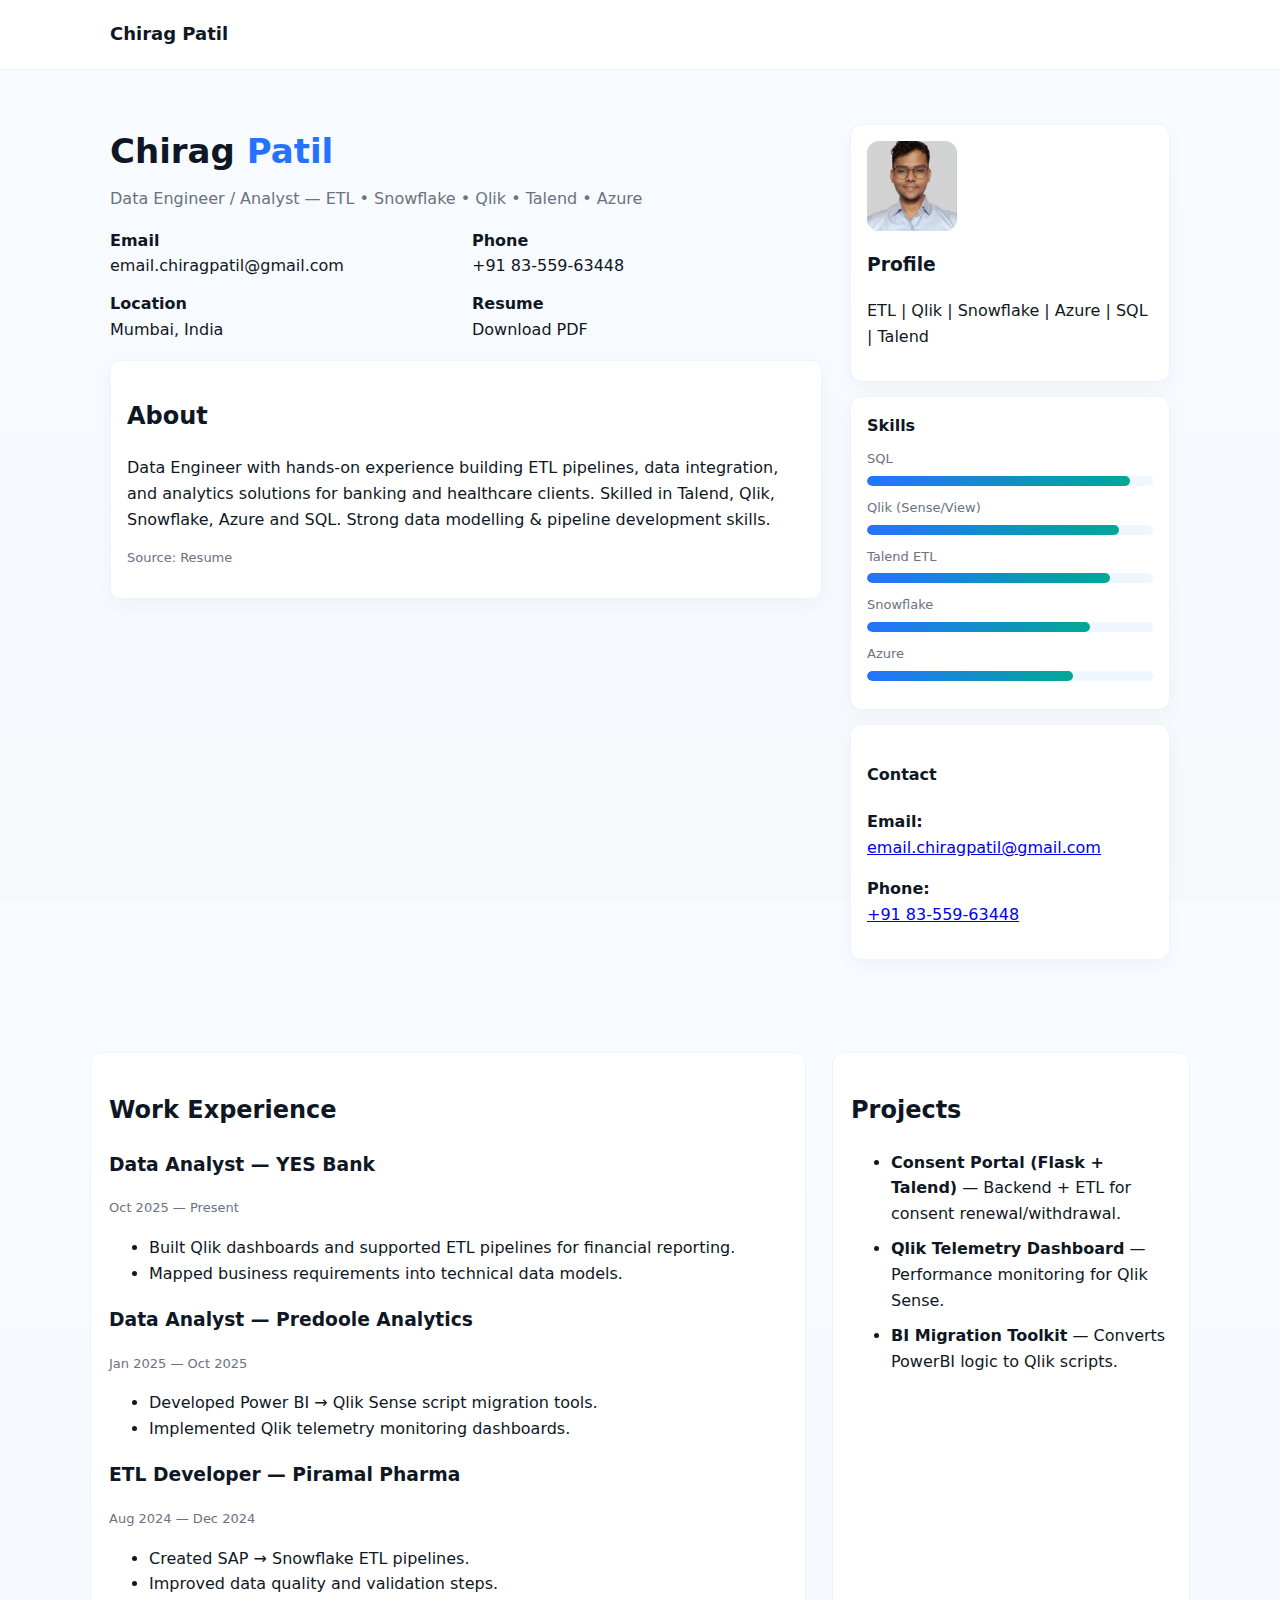
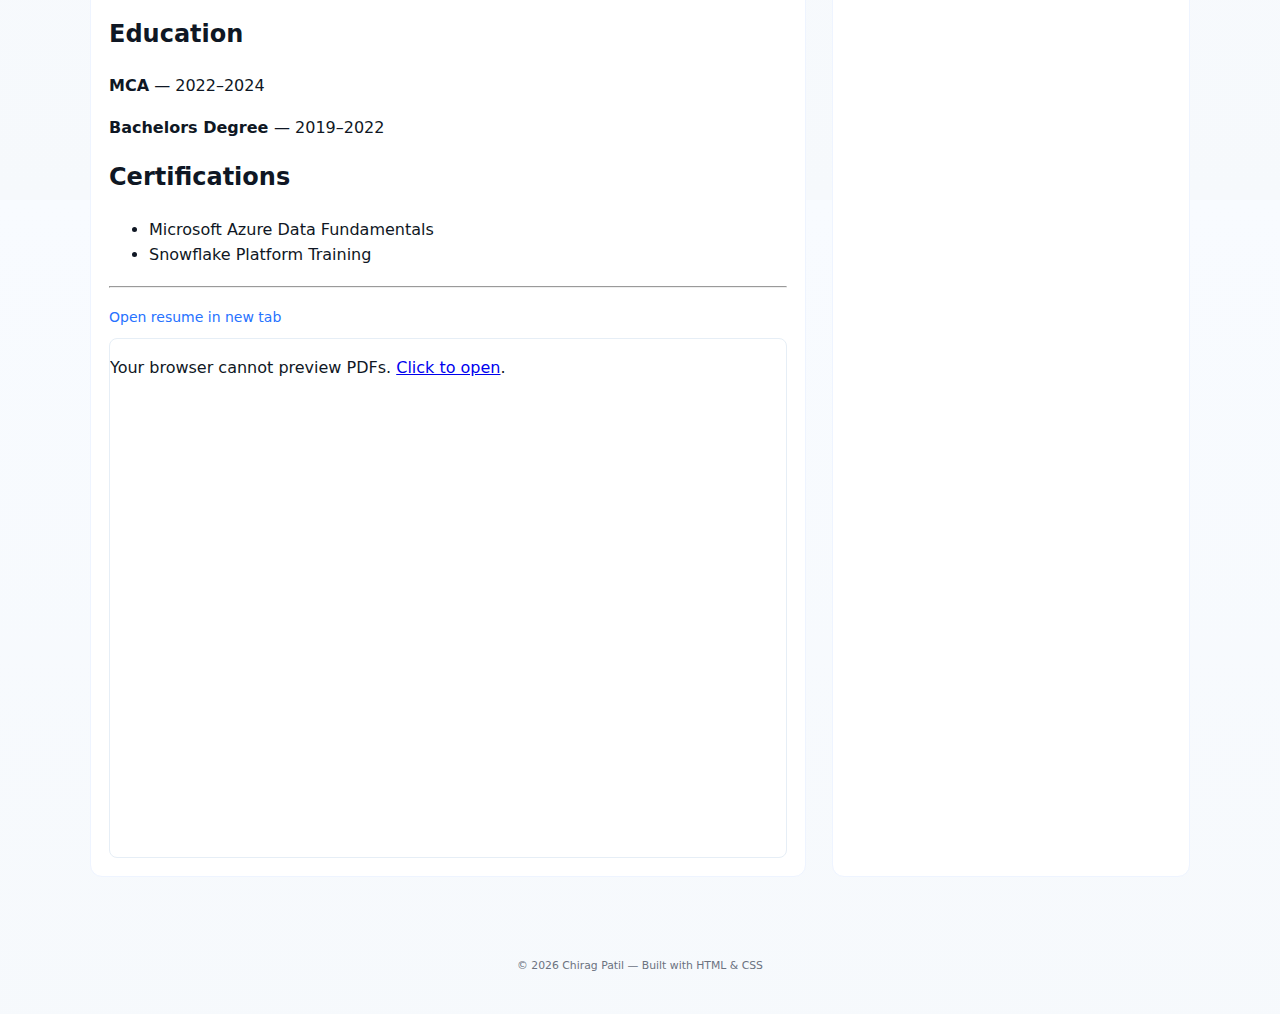
<file: index.html>
<!doctype html>
<html lang="en">
<head>
  <meta charset="utf-8" />
  <meta name="viewport" content="width=device-width,initial-scale=1" />
  <title>Chirag Patil — Resume</title>
  <meta name="description" content="Chirag Patil — Data Engineer / Analyst — ETL, Snowflake, Qlik, Talend, Azure">

  <style>
    :root{
      --bg:#f8fbff; --card:#ffffff; --accent:#2672ff; --accent2:#00a896;
      --muted:#6b7280; --text:#0f1724; --maxw:1100px; --radius:12px;
      font-family: "Inter", system-ui, -apple-system, "Segoe UI", Roboto, "Helvetica Neue", Arial;
    }
    *{box-sizing:border-box}
    html,body{height:100%}
    body{
      margin:0;
      background:linear-gradient(180deg,#f8fbff 0%, #f6f9fc 100%);
      color:var(--text);
      line-height:1.6;
    }
    .wrap{max-width:var(--maxw);margin:0 auto;padding:20px}

    .topbar{
      background:#fff;
      border-bottom:1px solid #eef4ff;
      position:sticky;
      top:0;
      z-index:20;
    }
    .topbar .wrap{
      display:flex;
      align-items:center;
      justify-content:space-between;
    }
    .brand{
      font-weight:700;
      color:var(--text);
      text-decoration:none;
      font-size:18px;
    }

    .hero{padding:34px 0}
    .hero-grid{
      display:grid;
      grid-template-columns:1fr 320px;
      gap:28px;
      align-items:start;
    }
    .left .name{
      font-size:34px;
      margin:0;
    }
    .left .name .last{color:var(--accent)}
    .tag{
      color:var(--muted);
      margin:8px 0 16px;
    }

    .info-grid{
      display:grid;
      grid-template-columns:repeat(2,1fr);
      gap:12px;
      margin-bottom:18px;
    }
    .info-grid a{color:var(--text);text-decoration:none}

    .summary{
      background:var(--card);
      padding:16px;
      border-radius:10px;
      border:1px solid #eef4ff;
      box-shadow:0 6px 18px rgba(15,23,42,0.04);
      margin-bottom:12px;
    }
    .cite{
      font-size:13px;
      color:var(--muted);
      margin-top:8px;
    }

    .right .card{
      background:var(--card);
      padding:16px;
      border-radius:12px;
      border:1px solid #eef4ff;
      margin-bottom:14px;
      box-shadow:0 6px 18px rgba(15,23,42,0.04);
    }

    .avatar{
      width:90px;
      height:90px;
      border-radius:12px;
      margin-bottom:12px;
      overflow:hidden;
      background:#ddd;
      display:flex;
      align-items:center;
      justify-content:center;
    }
    .avatar img{
      width:100%;
      height:100%;
      object-fit:cover;
      display:block;
    }

    .skills h4{margin:0 0 10px}
    .skill{margin-bottom:12px}
    .skill label{
      font-size:13px;
      color:var(--muted);
      display:block;
      margin-bottom:6px;
    }
    .bar{
      height:10px;
      background:#eef6ff;
      border-radius:8px;
      overflow:hidden;
    }
    .bar div{
      height:100%;
      border-radius:8px;
      background:linear-gradient(90deg,var(--accent),var(--accent2));
    }

    .main-grid{
      display:grid;
      grid-template-columns:2fr 1fr;
      gap:26px;
      padding:24px 0 40px;
    }
    .panel{
      background:var(--card);
      padding:18px;
      border-radius:12px;
      border:1px solid #eef4ff;
    }
    .job{margin-bottom:14px}
    .meta{
      color:var(--muted);
      font-size:13px;
      margin-bottom:8px;
    }
    .project-list li{margin-bottom:10px}

    .pdf-frame{
      width:100%;
      height:520px;
      border:1px solid #e6eef6;
      border-radius:8px;
      overflow:hidden;
      background:white;
    }

    .pdf-controls{
      display:flex;
      gap:8px;
      align-items:center;
      margin-bottom:10px;
    }
    .pdf-controls a{
      font-size:14px;
      color:var(--accent);
      text-decoration:none;
    }

    .footer{
      padding:18px 0;
      text-align:center;
      color:var(--muted);
      font-size:13px;
    }

    @media (max-width:980px){
      .hero-grid{grid-template-columns:1fr}
      .main-grid{grid-template-columns:1fr}
      .info-grid{grid-template-columns:1fr}
    }
  </style>
</head>

<body>
  <header class="topbar">
    <div class="wrap">
      <a class="brand" href="#">Chirag Patil</a>
    </div>
  </header>

  <section class="hero">
    <div class="wrap hero-grid">

      <div class="left">

        <h1 class="name">Chirag <span class="last">Patil</span></h1>

        <p class="tag">Data Engineer / Analyst — ETL • Snowflake • Qlik • Talend • Azure</p>

        <div class="info-grid">
          <div><strong>Email</strong><br><a href="mailto:email.chiragpatil@gmail.com">email.chiragpatil@gmail.com</a></div>
          <div><strong>Phone</strong><br><a href="tel:+918355963448">+91 83-559-63448</a></div>
          <div><strong>Location</strong><br>Mumbai, India</div>
          <div><strong>Resume</strong><br><a href="Chirag_Resume.pdf" target="_blank">Download PDF</a></div>
        </div>

        <div class="summary">
          <h2>About</h2>
          <p>
            Data Engineer with hands-on experience building ETL pipelines, data integration,
            and analytics solutions for banking and healthcare clients. Skilled in Talend, Qlik,
            Snowflake, Azure and SQL. Strong data modelling & pipeline development skills.
          </p>
          <p class="cite">Source: Resume</p>
        </div>

      </div>

      <aside class="right">
        <div class="card profile">
          <div class="avatar">
            <img src="Chirag Photo.jpeg" alt="Profile photo">
          </div>
          <h3>Profile</h3>
          <p class="muted">ETL | Qlik | Snowflake | Azure | SQL | Talend</p>
        </div>

        <div class="card skills">
          <h4>Skills</h4>
          <div class="skill"><label>SQL</label><div class="bar"><div style="width:92%"></div></div></div>
          <div class="skill"><label>Qlik (Sense/View)</label><div class="bar"><div style="width:88%"></div></div></div>
          <div class="skill"><label>Talend ETL</label><div class="bar"><div style="width:85%"></div></div></div>
          <div class="skill"><label>Snowflake</label><div class="bar"><div style="width:78%"></div></div></div>
          <div class="skill"><label>Azure</label><div class="bar"><div style="width:72%"></div></div></div>
        </div>

        <div class="card contact-card">
          <h4>Contact</h4>
          <p><strong>Email:</strong><br><a href="mailto:email.chiragpatil@gmail.com">email.chiragpatil@gmail.com</a></p>
          <p><strong>Phone:</strong><br><a href="tel:+918355963448">+91 83-559-63448</a></p>
        </div>
      </aside>

    </div>
  </section>

  <main class="wrap main-grid">

    <section id="resume" class="panel resume-panel">
      <h2>Work Experience</h2>

      <article class="job">
        <h3>Data Analyst — YES Bank</h3>
        <p class="meta">Oct 2025 — Present</p>
        <ul>
          <li>Built Qlik dashboards and supported ETL pipelines for financial reporting.</li>
          <li>Mapped business requirements into technical data models.</li>
        </ul>
      </article>

      <article class="job">
        <h3>Data Analyst — Predoole Analytics</h3>
        <p class="meta">Jan 2025 — Oct 2025</p>
        <ul>
          <li>Developed Power BI → Qlik Sense script migration tools.</li>
          <li>Implemented Qlik telemetry monitoring dashboards.</li>
        </ul>
      </article>

      <article class="job">
        <h3>ETL Developer — Piramal Pharma</h3>
        <p class="meta">Aug 2024 — Dec 2024</p>
        <ul>
          <li>Created SAP → Snowflake ETL pipelines.</li>
          <li>Improved data quality and validation steps.</li>
        </ul>
      </article>

      <h2 style="margin-top:18px">Education</h2>
      <p><strong>MCA</strong> — 2022–2024</p>
      <p><strong>Bachelors Degree </strong> — 2019–2022</p>

      <h2 style="margin-top:18px">Certifications</h2>
      <ul>
        <li>Microsoft Azure Data Fundamentals</li>
        <li>Snowflake Platform Training</li>
      </ul>

      <hr style="margin:18px 0">

      <!-- PDF Preview -->
      <div class="pdf-controls">
        <a href="Chirag_Resume.pdf" target="_blank">Open resume in new tab</a>
      </div>

      <div class="pdf-frame">
        <object data="Chirag_Resume.pdf" type="application/pdf" width="100%" height="100%">
          <p>Your browser cannot preview PDFs. <a href="Chirag_Resume.pdf" target="_blank">Click to open</a>.</p>
        </object>
      </div>

    </section>

    <aside id="projects" class="panel projects-panel">
      <h2>Projects</h2>
      <ul class="project-list">
        <li><strong>Consent Portal (Flask + Talend)</strong> — Backend + ETL for consent renewal/withdrawal.</li>
        <li><strong>Qlik Telemetry Dashboard</strong> — Performance monitoring for Qlik Sense.</li>
        <li><strong>BI Migration Toolkit</strong> — Converts PowerBI logic to Qlik scripts.</li>
      </ul>
    </aside>

  </main>

  <footer class="footer">
    <div class="wrap">
      <small>© <span id="year"></span> Chirag Patil — Built with HTML & CSS</small>
    </div>
  </footer>

  <script>
    document.getElementById('year').textContent = new Date().getFullYear();
  </script>

</body>
</html>
</file>
